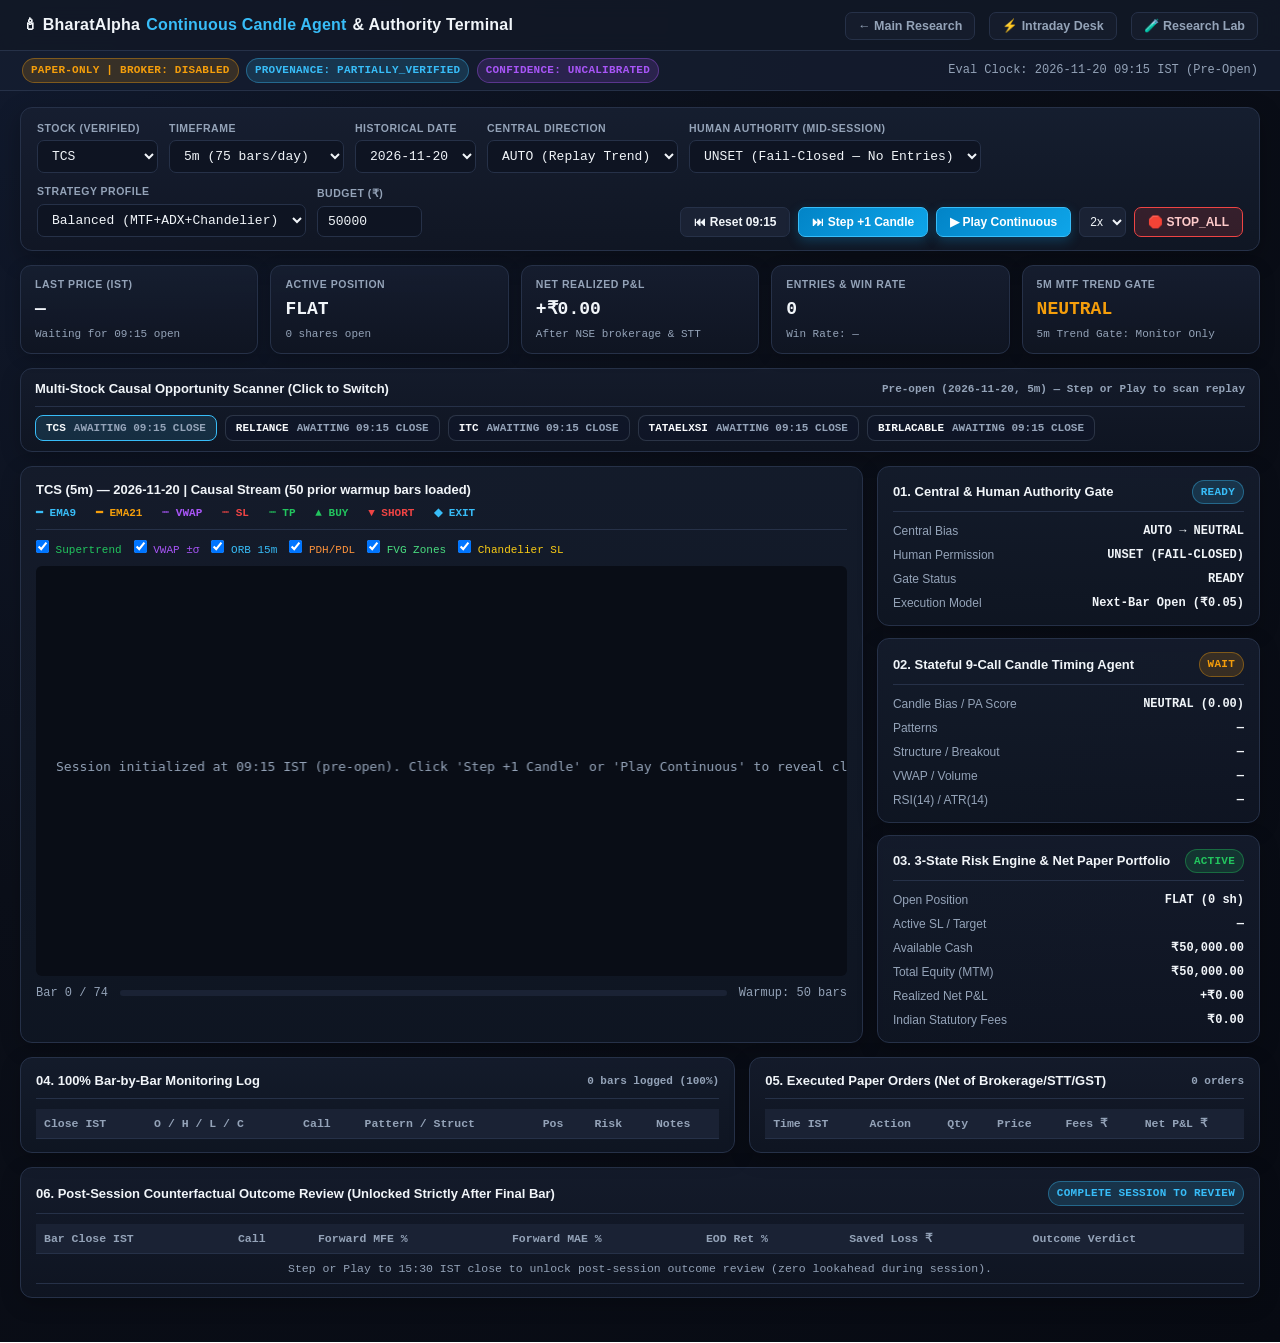
<file: docs/candle-agent/index.html>
<!DOCTYPE html>
<html lang="en">
<head>
  <meta charset="UTF-8" />
  <meta name="viewport" content="width=device-width, initial-scale=1.0" />
  <title>BharatAlpha AI — Continuous Intraday Candle Agent &amp; Authority Terminal</title>
  <style>
    :root {
      --bg-canvas: #0b0f19;
      --bg-surface: #121826;
      --bg-elevated: #1a2234;
      --border: #263148;
      --text-primary: #f1f5f9;
      --text-secondary: #94a3b8;
      --accent: #38bdf8;
      --bull: #22c55e;
      --bear: #ef4444;
      --warn: #f59e0b;
      --purple: #a855f7;
      --font-sans: -apple-system, BlinkMacSystemFont, "Segoe UI", Roboto, sans-serif;
      --font-mono: "JetBrains Mono", "Fira Code", ui-monospace, monospace;
    }
    * { box-sizing: border-box; margin: 0; padding: 0; }
    body {
      background: radial-gradient(circle at top left, #111a2e 0%, var(--bg-canvas) 48%, #070a12 100%);
      color: var(--text-primary);
      font-family: var(--font-sans);
      font-size: 14px;
      line-height: 1.5;
      min-height: 100vh;
      font-variant-numeric: tabular-nums;
    }
    .topbar {
      display: flex;
      justify-content: space-between;
      align-items: center;
      padding: 13px 22px;
      background: rgba(18, 24, 38, 0.92);
      backdrop-filter: blur(10px);
      border-bottom: 1px solid var(--border);
      position: sticky;
      top: 0;
      z-index: 20;
      flex-wrap: wrap;
      gap: 10px;
    }
    .brand { font-weight: 800; font-size: 16px; letter-spacing: 0.2px; display: flex; align-items: center; gap: 6px; }
    .brand span { color: var(--accent); }
    .nav-links a {
      color: var(--text-secondary);
      text-decoration: none;
      margin-left: 10px;
      font-size: 12.5px;
      font-weight: 600;
      padding: 6px 12px;
      border-radius: 7px;
      border: 1px solid var(--border);
      background: rgba(26, 34, 52, 0.5);
      transition: all 0.15s ease;
    }
    .nav-links a:hover { color: var(--text-primary); border-color: var(--accent); background: rgba(56, 189, 248, 0.12); }
    .provenance-bar {
      background: rgba(20, 29, 48, 0.85);
      border-bottom: 1px solid var(--border);
      padding: 7px 22px;
      font-family: var(--font-mono);
      font-size: 12px;
      color: var(--text-secondary);
      display: flex;
      justify-content: space-between;
      align-items: center;
      flex-wrap: wrap;
      gap: 10px;
    }
    .badge {
      display: inline-block;
      padding: 3px 8px;
      border-radius: 999px;
      font-family: var(--font-mono);
      font-size: 11px;
      font-weight: 700;
      letter-spacing: 0.25px;
    }
    .badge-bull { background: rgba(34,197,94,0.16); color: var(--bull); border: 1px solid rgba(34,197,94,0.38); }
    .badge-bear { background: rgba(239,68,68,0.16); color: var(--bear); border: 1px solid rgba(239,68,68,0.38); }
    .badge-warn { background: rgba(245,158,11,0.16); color: var(--warn); border: 1px solid rgba(245,158,11,0.38); }
    .badge-info { background: rgba(56,189,248,0.16); color: var(--accent); border: 1px solid rgba(56,189,248,0.38); }
    .badge-purple { background: rgba(168,85,247,0.16); color: var(--purple); border: 1px solid rgba(168,85,247,0.38); }

    .container { max-width: 1460px; margin: 0 auto; padding: 16px 20px 44px; }

    .control-bar {
      background: linear-gradient(180deg, rgba(22, 30, 48, 0.96), rgba(16, 22, 36, 0.96));
      border: 1px solid var(--border);
      border-radius: 12px;
      padding: 13px 16px;
      margin-bottom: 14px;
      box-shadow: 0 8px 24px rgba(0, 0, 0, 0.28);
      display: flex;
      flex-wrap: wrap;
      gap: 11px;
      align-items: flex-end;
    }
    .ctrl-group { display: flex; flex-direction: column; gap: 4px; }
    .ctrl-group label { font-size: 10.5px; font-weight: 700; color: var(--text-secondary); text-transform: uppercase; letter-spacing: 0.5px; }
    .ctrl-group select, .ctrl-group input {
      background: #0e1422;
      color: var(--text-primary);
      border: 1px solid var(--border);
      border-radius: 7px;
      padding: 7px 10px;
      font-size: 13px;
      font-family: var(--font-mono);
      transition: border-color 0.15s ease;
    }
    .ctrl-group select:focus, .ctrl-group input:focus { outline: none; border-color: var(--accent); }
    .transport {
      display: flex;
      gap: 8px;
      align-items: center;
      margin-left: auto;
      flex-wrap: wrap;
    }
    button {
      cursor: pointer;
      border-radius: 7px;
      border: 1px solid var(--border);
      padding: 7px 13px;
      font-weight: 700;
      font-size: 12px;
      background: var(--bg-elevated);
      color: var(--text-primary);
      transition: all 0.15s ease;
    }
    button:hover { border-color: var(--accent); transform: translateY(-1px); }
    .btn-primary { background: linear-gradient(135deg, #0284c7, #0ea5e9); border-color: #38bdf8; color: #fff; box-shadow: 0 4px 12px rgba(14, 165, 233, 0.25); }
    .btn-primary:hover { background: linear-gradient(135deg, #0369a1, #0284c7); }
    .btn-danger { background: rgba(239,68,68,0.16); border-color: var(--bear); color: #fecaca; }
    .btn-danger:hover { background: var(--bear); color: #fff; }

    .kpi-strip {
      display: grid;
      grid-template-columns: repeat(5, 1fr);
      gap: 12px;
      margin-bottom: 14px;
    }
    @media (max-width: 1080px) { .kpi-strip { grid-template-columns: repeat(2, 1fr); } }
    @media (max-width: 600px) { .kpi-strip { grid-template-columns: 1fr; } }
    .kpi-tile {
      background: linear-gradient(180deg, rgba(22, 30, 48, 0.92), rgba(15, 21, 34, 0.94));
      border: 1px solid var(--border);
      border-radius: 11px;
      padding: 11px 14px;
      box-shadow: 0 4px 16px rgba(0, 0, 0, 0.2);
      display: flex;
      flex-direction: column;
      gap: 3px;
    }
    .kpi-label { font-size: 10.5px; font-weight: 700; text-transform: uppercase; letter-spacing: 0.55px; color: var(--text-secondary); }
    .kpi-value { font-family: var(--font-mono); font-size: 18px; font-weight: 800; color: var(--text-primary); }
    .kpi-sub { font-family: var(--font-mono); font-size: 11px; color: var(--text-secondary); }

    .error-banner {
      display: none;
      background: rgba(239,68,68,0.15);
      border: 1px solid var(--bear);
      color: #fecaca;
      padding: 10px 14px;
      border-radius: 8px;
      margin-bottom: 12px;
      font-family: var(--font-mono);
      font-size: 13px;
    }

    .main-grid {
      display: grid;
      grid-template-columns: 2.2fr 1fr;
      gap: 14px;
      margin-bottom: 14px;
    }
    @media (max-width: 1080px) { .main-grid { grid-template-columns: 1fr; } }

    .card {
      background: linear-gradient(180deg, rgba(20, 27, 43, 0.96), rgba(15, 21, 34, 0.96));
      border: 1px solid var(--border);
      border-radius: 12px;
      padding: 13px 15px;
      box-shadow: 0 6px 20px rgba(0, 0, 0, 0.22);
    }
    .card-header {
      display: flex;
      justify-content: space-between;
      align-items: center;
      margin-bottom: 10px;
      font-size: 13px;
      font-weight: 700;
      color: var(--text-primary);
      border-bottom: 1px solid var(--border);
      padding-bottom: 7px;
      flex-wrap: wrap;
      gap: 6px;
    }
    #candle-canvas {
      width: 100%;
      height: 410px;
      display: block;
      background: #090d16;
      border-radius: 6px;
    }
    .progress-wrap {
      margin-top: 8px;
      display: flex;
      justify-content: space-between;
      align-items: center;
      font-family: var(--font-mono);
      font-size: 12px;
      color: var(--text-secondary);
    }
    .progress-bar-bg {
      flex: 1;
      height: 6px;
      background: var(--bg-elevated);
      border-radius: 3px;
      margin: 0 12px;
      overflow: hidden;
    }
    .progress-bar-fill { height: 100%; background: var(--accent); width: 0%; transition: width 0.2s; }

    .hud-stack { display: flex; flex-direction: column; gap: 12px; }
    .kv-grid {
      display: grid;
      grid-template-columns: 1fr 1fr;
      gap: 6px 10px;
      font-size: 12px;
    }
    .kv-label { color: var(--text-secondary); }
    .kv-val { font-family: var(--font-mono); font-weight: 600; text-align: right; }

    .bottom-grid {
      display: grid;
      grid-template-columns: 1.4fr 1fr;
      gap: 14px;
      margin-bottom: 14px;
    }
    @media (max-width: 1080px) { .bottom-grid { grid-template-columns: 1fr; } }

    .table-wrap { max-height: 290px; overflow-y: auto; }
    table { width: 100%; border-collapse: collapse; font-family: var(--font-mono); font-size: 11.5px; }
    th, td { padding: 6px 8px; border-bottom: 1px solid var(--border); text-align: left; }
    th { position: sticky; top: 0; background: var(--bg-elevated); color: var(--text-secondary); font-weight: 600; }
    .text-bull { color: var(--bull); }
    .text-bear { color: var(--bear); }
    .text-warn { color: var(--warn); }
    .text-info { color: var(--accent); }
  </style>
</head>
<body>
  <div class="topbar">
    <div class="brand">🕯 BharatAlpha <span>Continuous Candle Agent</span> &amp; Authority Terminal</div>
    <div class="nav-links">
      <a href="../">← Main Research</a>
      <a href="../trader/">⚡ Intraday Desk</a>
      <a href="../lab/">🧪 Research Lab</a>
    </div>
  </div>

  <div class="provenance-bar">
    <div>
      <span class="badge badge-warn">PAPER-ONLY | BROKER: DISABLED</span>
      <span class="badge badge-info" id="prov-badge">PROVENANCE: PARTIALLY_VERIFIED</span>
      <span class="badge badge-purple">CONFIDENCE: UNCALIBRATED</span>
    </div>
    <div id="clock-banner">Eval Clock: Waiting for Session Start (09:15 IST)</div>
  </div>

  <div class="container">
    <div id="error-banner" class="error-banner"></div>

    <!-- SESSION CONFIGURATION & AUTHORITY CONTROL BAR -->
    <div class="control-bar">
      <div class="ctrl-group">
        <label>Stock (Verified)</label>
        <select id="select-symbol"></select>
      </div>
      <div class="ctrl-group">
        <label>Timeframe</label>
        <select id="select-timeframe">
          <option value="1m">1m (375 bars/day)</option>
          <option value="5m" selected>5m (75 bars/day)</option>
          <option value="15m">15m (25 bars/day)</option>
          <option value="1h">1h (7 bars/day)</option>
        </select>
      </div>
      <div class="ctrl-group">
        <label>Historical Date</label>
        <select id="select-date"></select>
      </div>
      <div class="ctrl-group">
        <label>Central Direction</label>
        <select id="select-direction">
          <option value="AUTO" selected>AUTO (Replay Trend)</option>
          <option value="BULLISH">BULLISH</option>
          <option value="BEARISH">BEARISH</option>
          <option value="NEUTRAL">NEUTRAL</option>
        </select>
      </div>
      <div class="ctrl-group">
        <label>Human Authority (Mid-Session)</label>
        <select id="select-human-perm">
          <option value="" selected>UNSET (Fail-Closed — No Entries)</option>
          <option value="ALLOW_BOTH">ALLOW_BOTH</option>
          <option value="ALLOW_LONG">ALLOW_LONG</option>
          <option value="ALLOW_SHORT">ALLOW_SHORT</option>
          <option value="NO_NEW_ENTRIES">NO_NEW_ENTRIES</option>
          <option value="EXIT_ONLY">EXIT_ONLY</option>
          <option value="PAUSE">PAUSE</option>
          <option value="STOP_ALL">STOP_ALL</option>
        </select>
      </div>
      <div class="ctrl-group">
        <label>Strategy Profile</label>
        <select id="select-profile">
          <option value="BALANCED_ALL" selected>Balanced (MTF+ADX+Chandelier)</option>
          <option value="ORB_BREAKOUT">ORB 15m Breakout</option>
          <option value="SUPERTREND_ADX">Supertrend + ADX(20+)</option>
          <option value="LIQUIDITY_REVERSAL">Liquidity Sweep / FVG</option>
        </select>
      </div>
      <div class="ctrl-group">
        <label>Budget (₹)</label>
        <input id="input-capital" type="number" value="50000" min="10000" step="10000" style="width:105px" />
      </div>
      <div class="transport">
        <button id="btn-reset">⏮ Reset 09:15</button>
        <button id="btn-step" class="btn-primary">⏭ Step +1 Candle</button>
        <button id="btn-play" class="btn-primary">▶ Play Continuous</button>
        <select id="select-speed" style="background:var(--bg-elevated);color:var(--text-primary);border:1px solid var(--border);border-radius:6px;padding:6px;font-size:12px;">
          <option value="900">1x</option>
          <option value="400" selected>2x</option>
          <option value="150">4x</option>
          <option value="50">8x</option>
        </select>
        <button id="btn-stop-all" class="btn-danger">🛑 STOP_ALL</button>
      </div>
    </div>

    <!-- LIVE KPI TELEMETRY STRIP -->
    <div class="kpi-strip">
      <div class="kpi-tile">
        <div class="kpi-label">Last Price (IST)</div>
        <div class="kpi-value" id="kpi-price">—</div>
        <div class="kpi-sub" id="kpi-change">Waiting for 09:15 open</div>
      </div>
      <div class="kpi-tile">
        <div class="kpi-label">Active Position</div>
        <div class="kpi-value" id="kpi-position">FLAT</div>
        <div class="kpi-sub" id="kpi-pos-sub">0 shares open</div>
      </div>
      <div class="kpi-tile">
        <div class="kpi-label">Net Realized P&amp;L</div>
        <div class="kpi-value" id="kpi-pnl">₹0.00</div>
        <div class="kpi-sub" id="kpi-pnl-sub">After NSE brokerage &amp; STT</div>
      </div>
      <div class="kpi-tile">
        <div class="kpi-label">Entries &amp; Win Rate</div>
        <div class="kpi-value" id="kpi-trades">0</div>
        <div class="kpi-sub" id="kpi-winrate">Win Rate: —</div>
      </div>
      <div class="kpi-tile">
        <div class="kpi-label">5m MTF Trend Gate</div>
        <div class="kpi-value" id="kpi-mtf">NEUTRAL</div>
        <div class="kpi-sub" id="kpi-mtf-sub">Causal 5m EMA alignment</div>
      </div>
    </div>

    <!-- CYCLE-024: MULTI-STOCK LIVE OPPORTUNITY SCANNER STRIP -->
    <div class="card" style="margin-bottom:14px;padding:10px 14px;">
      <div class="card-header" style="margin-bottom:8px;">
        <span>Multi-Stock Causal Opportunity Scanner (Click to Switch)</span>
        <span id="scanner-asof" style="font-family:var(--font-mono);font-size:11px;color:var(--text-secondary);">Scanning catalog…</span>
      </div>
      <div id="watchlist-scanner" style="display:flex;flex-wrap:wrap;gap:8px;"></div>
    </div>

    <!-- MAIN CHART + 3-PANEL AGENT HUD -->
    <div class="main-grid">
      <div class="card">
        <div class="card-header">
          <span id="chart-title">Causal OHLCV Candlestick Stream (Zero Future Bars Revealed)</span>
          <span style="font-family:var(--font-mono);font-size:11px;color:var(--text-secondary);">
            <span style="color:#38bdf8;">━ EMA9</span> &nbsp;
            <span style="color:#f59e0b;">━ EMA21</span> &nbsp;
            <span style="color:#a855f7;">┈ VWAP</span> &nbsp;
            <span style="color:#ef4444;">┈ SL</span> &nbsp;
            <span style="color:#22c55e;">┈ TP</span> &nbsp;
            <span style="color:#22c55e;">▲ BUY</span> &nbsp;
            <span style="color:#ef4444;">▼ SHORT</span> &nbsp;
            <span style="color:#38bdf8;">◆ EXIT</span>
          </span>
        </div>
        <div id="overlay-toggles" style="display:flex;flex-wrap:wrap;gap:12px;margin-bottom:8px;font-family:var(--font-mono);font-size:11px;color:var(--text-secondary);">
          <label style="cursor:pointer;"><input type="checkbox" id="ov-supertrend" checked /> <span style="color:#22c55e;">Supertrend</span></label>
          <label style="cursor:pointer;"><input type="checkbox" id="ov-vwap-bands" checked /> <span style="color:#a855f7;">VWAP ±σ</span></label>
          <label style="cursor:pointer;"><input type="checkbox" id="ov-orb" checked /> <span style="color:#38bdf8;">ORB 15m</span></label>
          <label style="cursor:pointer;"><input type="checkbox" id="ov-pdhl" checked /> <span style="color:#fb923c;">PDH/PDL</span></label>
          <label style="cursor:pointer;"><input type="checkbox" id="ov-fvg" checked /> <span style="color:#4ade80;">FVG Zones</span></label>
          <label style="cursor:pointer;"><input type="checkbox" id="ov-chandelier" checked /> <span style="color:#facc15;">Chandelier SL</span></label>
        </div>
        <canvas id="candle-canvas"></canvas>
        <div class="progress-wrap">
          <span id="progress-label">Bar 0 / 0</span>
          <div class="progress-bar-bg"><div id="progress-fill" class="progress-bar-fill"></div></div>
          <span id="warmup-label">Warmup: 0 bars</span>
        </div>
      </div>

      <div class="hud-stack">
        <!-- 01. Central & Human Authority Gate -->
        <div class="card">
          <div class="card-header">
            <span>01. Central &amp; Human Authority Gate</span>
            <span id="gate-badge" class="badge badge-info">READY</span>
          </div>
          <div class="kv-grid">
            <div class="kv-label">Central Bias</div><div class="kv-val" id="hud-central">BULLISH (UNCALIB)</div>
            <div class="kv-label">Human Permission</div><div class="kv-val" id="hud-human">UNSET (FAIL-CLOSED)</div>
            <div class="kv-label">Gate Status</div><div class="kv-val" id="hud-gate-status">N/A</div>
            <div class="kv-label">Execution Model</div><div class="kv-val">Next-Bar Open (₹0.05)</div>
          </div>
        </div>

        <!-- 02. Stateful 9-Call Candle Timing Agent -->
        <div class="card">
          <div class="card-header">
            <span>02. Stateful 9-Call Candle Timing Agent</span>
            <span id="call-badge" class="badge badge-warn">WAIT</span>
          </div>
          <div class="kv-grid">
            <div class="kv-label">Candle Bias / PA Score</div><div class="kv-val" id="hud-bias">NEUTRAL (0.00)</div>
            <div class="kv-label">Patterns</div><div class="kv-val" id="hud-patterns">—</div>
            <div class="kv-label">Structure / Breakout</div><div class="kv-val" id="hud-structure">—</div>
            <div class="kv-label">VWAP / Volume</div><div class="kv-val" id="hud-vwap-vol">—</div>
            <div class="kv-label">RSI(14) / ATR(14)</div><div class="kv-val" id="hud-rsi-atr">—</div>
          </div>
        </div>

        <!-- 03. 3-State Deterministic Risk Engine & Net Portfolio -->
        <div class="card">
          <div class="card-header">
            <span>03. 3-State Risk Engine &amp; Net Paper Portfolio</span>
            <span id="risk-badge" class="badge badge-bull">ACTIVE</span>
          </div>
          <div class="kv-grid">
            <div class="kv-label">Open Position</div><div class="kv-val" id="hud-pos">FLAT (0 sh)</div>
            <div class="kv-label">Active SL / Target</div><div class="kv-val" id="hud-sl-tp">—</div>
            <div class="kv-label">Available Cash</div><div class="kv-val" id="hud-cash">₹50,000.00</div>
            <div class="kv-label">Total Equity (MTM)</div><div class="kv-val" id="hud-equity">₹50,000.00</div>
            <div class="kv-label">Realized Net P&amp;L</div><div class="kv-val" id="hud-realized">₹0.00</div>
            <div class="kv-label">Indian Statutory Fees</div><div class="kv-val" id="hud-fees">₹0.00</div>
          </div>
        </div>
      </div>
    </div>

    <!-- BOTTOM TABLES: BAR-BY-BAR LOG & PAPER ORDER LEDGER -->
    <div class="bottom-grid">
      <div class="card">
        <div class="card-header">
          <span>04. 100% Bar-by-Bar Monitoring Log</span>
          <span id="log-count" style="font-family:var(--font-mono);font-size:11px;color:var(--text-secondary);">0 bars logged</span>
        </div>
        <div class="table-wrap">
          <table>
            <thead>
              <tr>
                <th>Close IST</th>
                <th>O / H / L / C</th>
                <th>Call</th>
                <th>Pattern / Struct</th>
                <th>Pos</th>
                <th>Risk</th>
                <th>Notes</th>
              </tr>
            </thead>
            <tbody id="decision-log-body"></tbody>
          </table>
        </div>
      </div>

      <div class="card">
        <div class="card-header">
          <span>05. Executed Paper Orders (Net of Brokerage/STT/GST)</span>
          <span id="trade-count" style="font-family:var(--font-mono);font-size:11px;color:var(--text-secondary);">0 orders</span>
        </div>
        <div class="table-wrap">
          <table>
            <thead>
              <tr>
                <th>Time IST</th>
                <th>Action</th>
                <th>Qty</th>
                <th>Price</th>
                <th>Fees ₹</th>
                <th>Net P&amp;L ₹</th>
              </tr>
            </thead>
            <tbody id="order-ledger-body"></tbody>
          </table>
        </div>
      </div>
    </div>

    <!-- 06. POST-SESSION COUNTERFACTUAL OUTCOME REVIEW -->
    <div class="card">
      <div class="card-header">
        <span>06. Post-Session Counterfactual Outcome Review (Unlocked Strictly After Final Bar)</span>
        <span id="outcome-summary" class="badge badge-info">COMPLETE SESSION TO REVIEW</span>
      </div>
      <div class="table-wrap">
        <table>
          <thead>
            <tr>
              <th>Bar Close IST</th>
              <th>Call</th>
              <th>Forward MFE %</th>
              <th>Forward MAE %</th>
              <th>EOD Ret %</th>
              <th>Saved Loss ₹</th>
              <th>Outcome Verdict</th>
            </tr>
          </thead>
          <tbody id="outcome-review-body">
            <tr><td colspan="7" style="color:var(--text-secondary);text-align:center;">Step or Play to 15:30 IST close to unlock post-session outcome review (zero lookahead during session).</td></tr>
          </tbody>
        </table>
      </div>
    </div>
  </div>

  <script src="engine.js"></script>
  <script>
    (function () {
      "use strict";
      const E = window.BharatAlphaEngine;
      let catalog = null;
      let sim = null;
      let playTimer = null;

      const elSymbol = document.getElementById("select-symbol");
      const elTf = document.getElementById("select-timeframe");
      const elDate = document.getElementById("select-date");
      const elDir = document.getElementById("select-direction");
      const elPerm = document.getElementById("select-human-perm");
      const elProfile = document.getElementById("select-profile");
      const elCap = document.getElementById("input-capital");
      const elSpeed = document.getElementById("select-speed");
      const elErr = document.getElementById("error-banner");
      const canvas = document.getElementById("candle-canvas");

      function showError(msg) {
        elErr.textContent = "FAIL-CLOSED DATA ERROR: " + msg;
        elErr.style.display = "block";
      }
      function clearError() {
        elErr.style.display = "none";
      }

      function stopPlay() {
        if (playTimer) {
          clearInterval(playTimer);
          playTimer = null;
        }
        document.getElementById("btn-play").textContent = "▶ Play Continuous";
      }

      function populateDatesForTimeframe(tf, preferredDate) {
        const dates = (catalog.dates_by_timeframe && catalog.dates_by_timeframe[tf]) || [];
        elDate.innerHTML = "";
        dates.forEach((d) => {
          const opt = document.createElement("option");
          opt.value = d;
          opt.textContent = d;
          elDate.appendChild(opt);
        });
        if (preferredDate && dates.includes(preferredDate)) {
          elDate.value = preferredDate;
        } else if (tf === "1h" && dates.includes("2026-10-29")) {
          elDate.value = "2026-10-29";
        } else if (dates.length > 0) {
          elDate.value = dates[0];
        }
      }

      function initSession() {
        stopPlay();
        clearError();
        if (!catalog) return;
        const sym = elSymbol.value;
        const tf = elTf.value;
        const targetDate = elDate.value;
        const allSymBars = (catalog.bars[tf] && catalog.bars[tf][sym]) || [];

        const sessionBars = allSymBars.filter((b) => b.t.startsWith(targetDate));
        if (sessionBars.length === 0) {
          showError(`No genuine historical ${tf} bars found for ${sym} on ${targetDate}. Refusing to substitute synthetic or other-symbol data.`);
          sim = null;
          renderAll();
          return;
        }
        const firstSessionTime = sessionBars[0].t;
        const warmupBars = allSymBars.filter((b) => b.t < firstSessionTime).slice(-50);

        sim = new E.IntradaySessionSimulator({
          symbol: sym,
          sessionDate: targetDate,
          timeframe: tf,
          warmupBars,
          sessionBars,
          centralDirection: elDir.value,
          humanPermission: elPerm.value || null,
          strategyProfile: elProfile ? elProfile.value : "BALANCED_ALL",
          initialCapital: Number(elCap.value) || 50000,
        });

        document.getElementById("chart-title").textContent =
          `${sym} (${tf}) — ${targetDate} | Causal Stream (${warmupBars.length} prior warmup bars loaded)`;
        document.getElementById("warmup-label").textContent = `Warmup: ${warmupBars.length} bars`;
        renderAll();
      }

      function badgeClassForCall(call) {
        if (call === "OPEN_LONG" || call === "HOLD") return "badge badge-bull";
        if (call === "OPEN_SHORT" || call === "EXIT_LONG" || call === "COVER_SHORT" || call === "REJECT") return "badge badge-bear";
        if (call === "CANCEL_SETUP") return "badge badge-purple";
        return "badge badge-warn";
      }

      function renderChart() {
        const dpr = window.devicePixelRatio || 1;
        const rect = canvas.getBoundingClientRect();
        canvas.width = Math.max(300, Math.floor(rect.width * dpr));
        canvas.height = Math.max(200, Math.floor(rect.height * dpr));
        const ctx = canvas.getContext("2d");
        ctx.scale(dpr, dpr);
        const W = rect.width;
        const H = rect.height;
        ctx.clearRect(0, 0, W, H);

        if (!sim || sim.barIdx === 0) {
          ctx.fillStyle = "#94a3b8";
          ctx.font = "13px monospace";
          ctx.fillText("Session initialized at 09:15 IST (pre-open). Click 'Step +1 Candle' or 'Play Continuous' to reveal closed bars.", 20, H / 2);
          return;
        }

        const visible = sim.sessionBars.slice(0, sim.barIdx);
        const padL = 62, padR = 16, padT = 18, padB = 64;
        const chartW = W - padL - padR;
        const chartH = H - padT - padB;
        const volH = 38;
        const priceH = chartH - volH - 10;

        let minP = Infinity, maxP = -Infinity, maxV = 1;
        visible.forEach((b) => {
          if (b.l < minP) minP = b.l;
          if (b.h > maxP) maxP = b.h;
          if (b.v > maxV) maxV = b.v;
        });
        if (sim.position) {
          if (sim.position.stopLoss) { minP = Math.min(minP, sim.position.stopLoss); maxP = Math.max(maxP, sim.position.stopLoss); }
          if (sim.position.target) { minP = Math.min(minP, sim.position.target); maxP = Math.max(maxP, sim.position.target); }
        }
        const span = Math.max(0.5, maxP - minP);
        minP -= span * 0.08;
        maxP += span * 0.08;
        const yOf = (p) => padT + ((maxP - p) / (maxP - minP)) * priceH;

        // Grid lines
        ctx.strokeStyle = "#1e293b";
        ctx.lineWidth = 1;
        ctx.font = "10.5px monospace";
        ctx.fillStyle = "#64748b";
        for (let g = 0; g <= 4; g++) {
          const p = minP + ((maxP - minP) * g) / 4;
          const y = yOf(p);
          ctx.beginPath();
          ctx.moveTo(padL, y);
          ctx.lineTo(W - padR, y);
          ctx.stroke();
          ctx.fillText("₹" + p.toFixed(1), 4, y + 3);
        }

        const slotW = chartW / Math.max(visible.length, 7);
        const bodyW = Math.max(3, Math.min(18, slotW * 0.62));
        const xOf = (i) => padL + i * slotW + slotW / 2;

        // Candles & Volume
        visible.forEach((b, i) => {
          const x = xOf(i);
          const isUp = b.c >= b.o;
          const color = isUp ? "#22c55e" : "#ef4444";
          ctx.strokeStyle = color;
          ctx.fillStyle = color;
          ctx.beginPath();
          ctx.moveTo(x, yOf(b.h));
          ctx.lineTo(x, yOf(b.l));
          ctx.stroke();
          const topY = yOf(Math.max(b.o, b.c));
          const botY = yOf(Math.min(b.o, b.c));
          ctx.fillRect(x - bodyW / 2, topY, bodyW, Math.max(1.5, botY - topY));

          // Volume bar
          const vh = (b.v / maxV) * volH;
          ctx.fillStyle = isUp ? "rgba(34,197,94,0.35)" : "rgba(239,68,68,0.35)";
          ctx.fillRect(x - bodyW / 2, padT + priceH + 10 + (volH - vh), bodyW, vh);

          // X-axis label
          const stepLabel = Math.max(1, Math.ceil(visible.length / 10));
          if (i % stepLabel === 0 || i === visible.length - 1) {
            ctx.fillStyle = "#94a3b8";
            ctx.fillText(b.t.slice(11, 16), x - 14, H - 10);
          }
        });

        // Causal EMA9, EMA21, VWAP overlays (sliced strictly to visible session bars)
        if (sim.lastAnalysis) {
          const wLen = sim.warmupBars.length;
          const drawLine = (series, color, dashed) => {
            ctx.save();
            ctx.strokeStyle = color;
            ctx.lineWidth = 1.4;
            if (dashed) ctx.setLineDash([4, 3]);
            ctx.beginPath();
            let started = false;
            for (let i = 0; i < visible.length; i++) {
              const v = series[wLen + i];
              if (v === null || v === undefined) continue;
              const x = xOf(i), y = yOf(v);
              if (!started) { ctx.moveTo(x, y); started = true; } else { ctx.lineTo(x, y); }
            }
            ctx.stroke();
            ctx.restore();
          };
          drawLine(sim.lastAnalysis.ema9Series, "#38bdf8", false);
          drawLine(sim.lastAnalysis.ema21Series, "#f59e0b", false);
          drawLine(sim.lastAnalysis.vwapSeries, "#a855f7", true);

          // CYCLE-015/016/017/019 Institutional Overlays (toggleable)
          const showSt = !document.getElementById("ov-supertrend") || document.getElementById("ov-supertrend").checked;
          const showVb = !document.getElementById("ov-vwap-bands") || document.getElementById("ov-vwap-bands").checked;
          const showOrb = !document.getElementById("ov-orb") || document.getElementById("ov-orb").checked;
          const showPdhl = !document.getElementById("ov-pdhl") || document.getElementById("ov-pdhl").checked;
          const showFvg = !document.getElementById("ov-fvg") || document.getElementById("ov-fvg").checked;
          if (sim.lastOverlays) {
            const ov = sim.lastOverlays;
            if (showVb) {
              drawLine(ov.vwapUpper1Series, "rgba(168,85,247,0.35)", true);
              drawLine(ov.vwapLower1Series, "rgba(168,85,247,0.35)", true);
              drawLine(ov.vwapUpper2Series, "rgba(168,85,247,0.20)", true);
              drawLine(ov.vwapLower2Series, "rgba(168,85,247,0.20)", true);
            }

            // Color-flipping Supertrend(10, 3.0)
            if (showSt && ov.supertrendSeries && ov.supertrendSeries.length > 0) {
              for (let i = 1; i < visible.length; i++) {
                const v0 = ov.supertrendSeries[wLen + i - 1];
                const v1 = ov.supertrendSeries[wLen + i];
                const d1 = ov.supertrendDirSeries[wLen + i];
                if (v0 === null || v0 === undefined || v1 === null || v1 === undefined) continue;
                ctx.save();
                ctx.strokeStyle = d1 === 1 ? "rgba(34,197,94,0.85)" : "rgba(239,68,68,0.85)";
                ctx.lineWidth = 1.6;
                ctx.beginPath();
                ctx.moveTo(xOf(i - 1), yOf(v0));
                ctx.lineTo(xOf(i), yOf(v1));
                ctx.stroke();
                ctx.restore();
              }
            }

            // ORB 15m (09:15-09:30 IST) shaded zone + boundaries
            if (showOrb && ov.orbHigh !== null && ov.orbLow !== null) {
              const yOrbH = yOf(ov.orbHigh);
              const yOrbL = yOf(ov.orbLow);
              ctx.save();
              ctx.fillStyle = "rgba(56,189,248,0.06)";
              ctx.fillRect(padL, yOrbH, chartW, Math.max(1, yOrbL - yOrbH));
              ctx.strokeStyle = "rgba(56,189,248,0.45)";
              ctx.setLineDash([3, 3]);
              ctx.beginPath();
              ctx.moveTo(padL, yOrbH); ctx.lineTo(W - padR, yOrbH);
              ctx.moveTo(padL, yOrbL); ctx.lineTo(W - padR, yOrbL);
              ctx.stroke();
              ctx.fillStyle = "#38bdf8";
              ctx.font = "9.5px monospace";
              ctx.fillText(`ORB H ₹${ov.orbHigh.toFixed(1)}`, padL + 4, yOrbH - 3);
              ctx.fillText(`ORB L ₹${ov.orbLow.toFixed(1)}`, padL + 4, yOrbL + 10);
              ctx.restore();
            }

            // PDH / PDL Institutional Reference Lines (only if within visible price window)
            const drawRefLevel = (px, color, label) => {
              if (!showPdhl || px === null || px < minP || px > maxP) return;
              const y = yOf(px);
              ctx.save();
              ctx.strokeStyle = color;
              ctx.setLineDash([6, 4]);
              ctx.lineWidth = 1.1;
              ctx.beginPath();
              ctx.moveTo(padL, y); ctx.lineTo(W - padR, y);
              ctx.stroke();
              ctx.fillStyle = color;
              ctx.font = "9.5px monospace";
              ctx.fillText(`${label} ₹${px.toFixed(1)}`, W - padR - 95, y - 3);
              ctx.restore();
            };
            drawRefLevel(ov.pdh, "rgba(251,146,60,0.75)", "PDH");
            drawRefLevel(ov.pdl, "rgba(251,146,60,0.75)", "PDL");

            // Recent Fair Value Gap (FVG) Imbalance Pocket
            if (showFvg && ov.recentFvg && ov.recentFvg.barIndex >= wLen) {
              const fIdx = ov.recentFvg.barIndex - wLen;
              const yTop = yOf(ov.recentFvg.high);
              const yBot = yOf(ov.recentFvg.low);
              ctx.save();
              ctx.fillStyle = ov.recentFvg.direction === "BULLISH" ? "rgba(34,197,94,0.14)" : "rgba(239,68,68,0.14)";
              ctx.fillRect(xOf(Math.max(0, fIdx - 2)), yTop, W - padR - xOf(Math.max(0, fIdx - 2)), Math.max(2, yBot - yTop));
              ctx.restore();
            }
          }
        }

        // Active Stop-Loss & Target brackets
        if (sim.position) {
          const drawBracket = (px, color, label) => {
            if (!px) return;
            const y = yOf(px);
            ctx.save();
            ctx.strokeStyle = color;
            ctx.setLineDash([5, 4]);
            ctx.beginPath();
            ctx.moveTo(padL, y);
            ctx.lineTo(W - padR, y);
            ctx.stroke();
            ctx.fillStyle = color;
            ctx.fillText(`${label} ₹${px.toFixed(2)}`, W - padR - 115, y - 4);
            ctx.restore();
          };
          drawBracket(sim.position.stopLoss, "#ef4444", "SL");
          drawBracket(sim.position.target, "#22c55e", "TP");
        }

        // Chandelier ATR Trailing Stop stair-step line (gold/amber)
        const showCh = !document.getElementById("ov-chandelier") || document.getElementById("ov-chandelier").checked;
        if (showCh && sim.chandelierStopHistory && sim.chandelierStopHistory.length > 0) {
          ctx.save();
          ctx.strokeStyle = "#facc15";
          ctx.lineWidth = 1.8;
          ctx.beginPath();
          let activeSeg = false;
          for (let i = 0; i < visible.length; i++) {
            const slPx = sim.chandelierStopHistory[i];
            if (slPx === null || slPx === undefined) {
              activeSeg = false;
              continue;
            }
            const x = xOf(i), y = yOf(slPx);
            if (!activeSeg) { ctx.moveTo(x, y); activeSeg = true; } else { ctx.lineTo(x, y); }
          }
          ctx.stroke();
          ctx.restore();
        }

        // Bold BUY / SHORT / EXIT markers directly on the chart canvas
        if (sim.orders && sim.orders.length > 0) {
          const barIndexByTime = new Map();
          visible.forEach((b, i) => {
            barIndexByTime.set(b.t, i);
            if (b.tc) barIndexByTime.set(b.tc, i);
          });
          sim.orders.forEach((ord) => {
            const idx = barIndexByTime.get(ord.time);
            if (idx === undefined) return;
            const bar = visible[idx];
            const x = xOf(idx);
            ctx.save();
            ctx.font = "bold 10px monospace";
            ctx.textAlign = "center";
            if (ord.action === "OPEN_LONG") {
              const y = Math.min(padT + priceH - 4, yOf(bar.l) + 14);
              ctx.fillStyle = "#22c55e";
              ctx.fillText("▲ BUY", x, y);
            } else if (ord.action === "OPEN_SHORT") {
              const y = Math.max(padT + 12, yOf(bar.h) - 8);
              ctx.fillStyle = "#ef4444";
              ctx.fillText("▼ SHORT", x, y);
            } else {
              const y = Math.max(padT + 12, yOf(ord.price) - 6);
              ctx.fillStyle = ord.pnl >= 0 ? "#38bdf8" : "#f59e0b";
              ctx.fillText("◆ EXIT", x, y);
            }
            ctx.restore();
          });
        }
      }

      function renderAll() {
        renderChart();
        if (!sim) {
          document.getElementById("progress-label").textContent = "Bar 0 / 0";
          document.getElementById("progress-fill").style.width = "0%";
          document.getElementById("warmup-label").textContent = "Warmup: 0 bars";
          document.getElementById("clock-banner").textContent = "Eval Clock: No session data";
          document.getElementById("kpi-price").textContent = "—";
          document.getElementById("kpi-change").textContent = "No session bars loaded";
          document.getElementById("kpi-change").className = "kpi-sub";
          document.getElementById("kpi-position").textContent = "FLAT";
          document.getElementById("kpi-position").className = "kpi-value";
          document.getElementById("kpi-pos-sub").textContent = "0 shares open";
          document.getElementById("kpi-pnl").textContent = "₹0.00";
          document.getElementById("kpi-pnl").className = "kpi-value";
          document.getElementById("kpi-trades").textContent = "0";
          document.getElementById("kpi-winrate").textContent = "Win Rate: —";
          document.getElementById("kpi-mtf").textContent = "NEUTRAL";
          document.getElementById("kpi-mtf").className = "kpi-value text-warn";
          document.getElementById("kpi-mtf-sub").textContent = "No session loaded";
          document.getElementById("hud-central").textContent = "—";
          document.getElementById("hud-human").textContent = elPerm.value || "UNSET (FAIL-CLOSED)";
          document.getElementById("hud-gate-status").textContent = "N/A";
          document.getElementById("gate-badge").textContent = "NO DATA";
          document.getElementById("gate-badge").className = "badge badge-warn";
          document.getElementById("call-badge").textContent = "WAIT";
          document.getElementById("call-badge").className = "badge badge-warn";
          document.getElementById("hud-bias").textContent = "—";
          document.getElementById("hud-patterns").textContent = "—";
          document.getElementById("hud-structure").textContent = "—";
          document.getElementById("hud-vwap-vol").textContent = "—";
          document.getElementById("hud-rsi-atr").textContent = "—";
          document.getElementById("risk-badge").textContent = "INACTIVE";
          document.getElementById("risk-badge").className = "badge badge-warn";
          document.getElementById("hud-pos").textContent = "FLAT (0 sh)";
          document.getElementById("hud-sl-tp").textContent = "—";
          document.getElementById("hud-cash").textContent = "—";
          document.getElementById("hud-equity").textContent = "—";
          document.getElementById("hud-realized").textContent = "₹0.00";
          document.getElementById("hud-fees").textContent = "₹0.00";
          document.getElementById("log-count").textContent = "0 bars logged";
          document.getElementById("decision-log-body").innerHTML = "";
          document.getElementById("trade-count").textContent = "0 orders";
          document.getElementById("order-ledger-body").innerHTML = "";
          document.getElementById("outcome-summary").textContent = "NO SESSION DATA";
          document.getElementById("outcome-review-body").innerHTML = "";
          return;
        }

        const total = sim.sessionBars.length;
        const pct = total > 0 ? Math.round((sim.barIdx / total) * 100) : 0;
        document.getElementById("progress-label").textContent = `Bar ${sim.barIdx} / ${total}`;
        document.getElementById("progress-fill").style.width = `${pct}%`;

        const lastDec = sim.decisions[sim.decisions.length - 1] || null;
        document.getElementById("clock-banner").textContent = lastDec
          ? `Eval Clock: ${lastDec.tsClose} IST (Closed Bar ${sim.barIdx}/${total})`
          : `Eval Clock: ${sim.sessionDate} 09:15 IST (Pre-Open)`;

        // Live KPI Strip
        const openRef = sim.sessionBars.length > 0 ? sim.sessionBars[0].o : null;
        const kpiPriceEl = document.getElementById("kpi-price");
        const kpiChgEl = document.getElementById("kpi-change");
        if (lastDec && openRef) {
          const chgPct = ((lastDec.c - openRef) / openRef) * 100;
          kpiPriceEl.textContent = `₹${lastDec.c.toFixed(2)}`;
          kpiChgEl.textContent = `${chgPct >= 0 ? "+" : ""}${chgPct.toFixed(2)}% vs 09:15 open`;
          kpiChgEl.className = chgPct >= 0 ? "kpi-sub text-bull" : "kpi-sub text-bear";
        } else {
          kpiPriceEl.textContent = "—";
          kpiChgEl.textContent = "Waiting for 09:15 open";
          kpiChgEl.className = "kpi-sub";
        }

        const kpiPosEl = document.getElementById("kpi-position");
        const kpiPosSub = document.getElementById("kpi-pos-sub");
        if (sim.position) {
          kpiPosEl.textContent = `${sim.position.side} (${sim.position.qty})`;
          kpiPosEl.className = sim.position.side === "LONG" ? "kpi-value text-bull" : "kpi-value text-bear";
          kpiPosSub.textContent = `Entry ₹${sim.position.entryPrice.toFixed(2)}${sim.breakevenLocked ? " • BE LOCKED 🔒" : ""}`;
        } else {
          kpiPosEl.textContent = "FLAT";
          kpiPosEl.className = "kpi-value";
          kpiPosSub.textContent = "0 shares open";
        }

        const kpiPnlEl = document.getElementById("kpi-pnl");
        const curRpnl = sim.getRealizedPnl();
        kpiPnlEl.textContent = `${curRpnl >= 0 ? "+" : ""}₹${curRpnl.toFixed(2)}`;
        kpiPnlEl.className = curRpnl > 0 ? "kpi-value text-bull" : curRpnl < 0 ? "kpi-value text-bear" : "kpi-value";

        const closedCount = sim.closedTrades.length;
        const winsCount = sim.closedTrades.filter((t) => t.netPnlInr > 0).length;
        const capTxt = sim.maxEntriesPerSession !== null ? ` / ${sim.maxEntriesPerSession}` : "";
        document.getElementById("kpi-trades").textContent = `${sim.entriesOpenedThisSession}${capTxt}`;
        document.getElementById("kpi-winrate").textContent =
          closedCount > 0 ? `Win Rate: ${((winsCount / closedCount) * 100).toFixed(0)}% (${winsCount}/${closedCount})` : "Win Rate: —";

        const mtfVal = sim.lastMtf5mTrend || "NEUTRAL";
        const kpiMtfEl = document.getElementById("kpi-mtf");
        kpiMtfEl.textContent = mtfVal === "BULLISH" ? "BULLISH ▲" : mtfVal === "BEARISH" ? "BEARISH ▼" : "NEUTRAL";
        kpiMtfEl.className =
          mtfVal === "BULLISH" ? "kpi-value text-bull" : mtfVal === "BEARISH" ? "kpi-value text-bear" : "kpi-value text-warn";
        const ovNow = sim.lastOverlays;
        if (ovNow && ovNow.adx14 !== null) {
          const adxTag = ovNow.marketRegime === "CHOPPY_SIDEWAYS" ? `CHOP ADX ${ovNow.adx14.toFixed(0)}` : `TREND ADX ${ovNow.adx14.toFixed(0)}`;
          const stTag = ovNow.supertrendDirection === "BULLISH" ? "ST▲" : ovNow.supertrendDirection === "BEARISH" ? "ST▼" : "ST—";
          const orbTag = ovNow.orbState === "ORB_BREAKOUT_UP" ? "ORB↑" : ovNow.orbState === "ORB_BREAKOUT_DOWN" ? "ORB↓" : "ORB";
          document.getElementById("kpi-mtf-sub").textContent = `${adxTag} • ${stTag} • ${orbTag}`;
        } else {
          document.getElementById("kpi-mtf-sub").textContent = sim.requireMtfTrendAlignment
            ? "5m Trend Gate: ACTIVE"
            : "5m Trend Gate: Monitor Only";
        }

        // Panel 1: Authority
        const centralTxt =
          sim.centralDirection === "AUTO"
            ? `AUTO → ${sim.lastEffectiveDirection || "NEUTRAL"}`
            : `${sim.centralDirection} (UNCALIB)`;
        document.getElementById("hud-central").textContent = centralTxt;
        document.getElementById("hud-human").textContent = sim.humanPermission || "UNSET (FAIL-CLOSED)";
        document.getElementById("hud-gate-status").textContent = lastDec ? lastDec.gateStatus : "READY";
        const gBadge = document.getElementById("gate-badge");
        gBadge.textContent = lastDec ? lastDec.gateStatus : "READY";
        gBadge.className = lastDec && lastDec.gateStatus === "REJECTED" ? "badge badge-bear" : "badge badge-info";

        // Panel 2: Candle Timing Agent
        const cBadge = document.getElementById("call-badge");
        cBadge.textContent = lastDec ? lastDec.call : "WAIT";
        cBadge.className = badgeClassForCall(lastDec ? lastDec.call : "WAIT");
        if (lastDec && sim.lastAnalysis) {
          const a = sim.lastAnalysis;
          document.getElementById("hud-bias").textContent = `${a.candleBias} (${a.priceActionScore.toFixed(2)})`;
          document.getElementById("hud-patterns").textContent = a.patterns.length ? a.patterns.join(", ") : "NONE";
          document.getElementById("hud-structure").textContent = `${a.swingStructure} / ${a.breakoutState}`;
          document.getElementById("hud-vwap-vol").textContent = `${a.vwapEvent} / ${a.volumeRegime === "VOLUME_UNREPORTED_BY_PROVIDER" ? "VOL_UNREPORTED" : (a.rvol !== null && a.rvol !== undefined ? a.rvol.toFixed(2) + "x" : "N/A")}`;
          document.getElementById("hud-rsi-atr").textContent = `${a.rsi14 !== null && a.rsi14 !== undefined ? a.rsi14.toFixed(1) : "N/A"} / ₹${a.atr.toFixed(2)}`;
        } else {
          document.getElementById("hud-bias").textContent = "NEUTRAL (0.00)";
          document.getElementById("hud-patterns").textContent = "—";
          document.getElementById("hud-structure").textContent = "—";
          document.getElementById("hud-vwap-vol").textContent = "—";
          document.getElementById("hud-rsi-atr").textContent = "—";
        }

        // Panel 3: Risk & Portfolio
        const rBadge = document.getElementById("risk-badge");
        rBadge.textContent = sim.riskState;
        rBadge.className = sim.riskState === "ACTIVE" ? "badge badge-bull" : sim.riskState === "REDUCING" ? "badge badge-warn" : "badge badge-bear";
        document.getElementById("hud-pos").textContent = sim.position
          ? `${sim.position.side} ${sim.position.qty} @ ₹${sim.position.entryPrice.toFixed(2)}`
          : "FLAT (0 sh)";
        document.getElementById("hud-sl-tp").textContent = sim.position
          ? `₹${sim.position.stopLoss ? sim.position.stopLoss.toFixed(2) : "—"} / ₹${sim.position.target ? sim.position.target.toFixed(2) : "—"}`
          : "—";
        document.getElementById("hud-cash").textContent = `₹${sim.cash.toLocaleString("en-IN", { minimumFractionDigits: 2, maximumFractionDigits: 2 })}`;
        const eq = sim.getTotalEquity();
        document.getElementById("hud-equity").textContent = `₹${eq.toLocaleString("en-IN", { minimumFractionDigits: 2, maximumFractionDigits: 2 })}`;
        const rpnl = sim.getRealizedPnl();
        const rEl = document.getElementById("hud-realized");
        rEl.textContent = `${rpnl >= 0 ? "+" : ""}₹${rpnl.toFixed(2)}`;
        rEl.className = "kv-val " + (rpnl > 0 ? "text-bull" : rpnl < 0 ? "text-bear" : "");
        document.getElementById("hud-fees").textContent = `₹${sim.getTotalFriction().toFixed(2)}`;

        // Panel 4: Decision Log (newest first)
        document.getElementById("log-count").textContent = `${sim.decisions.length} bars logged (100%)`;
        const logBody = document.getElementById("decision-log-body");
        logBody.innerHTML = sim.decisions
          .slice()
          .reverse()
          .map(
            (d) => `<tr>
              <td>${d.tsClose.slice(11, 16)}</td>
              <td>${d.o}/${d.h}/${d.l}/${d.c}</td>
              <td><span class="${badgeClassForCall(d.call)}">${d.call}</span></td>
              <td>${d.patterns.length ? d.patterns[0] : d.breakoutState}</td>
              <td>${d.positionSide ? d.positionSide + " " + d.positionQty : "FLAT"}</td>
              <td>${d.riskState}</td>
              <td style="color:var(--text-secondary)">${d.rejectionReasons.length ? d.rejectionReasons[0] : (d.notes[0] || "—")}</td>
            </tr>`
          )
          .join("");

        // Panel 5: Orders
        document.getElementById("trade-count").textContent = `${sim.orders.length} orders`;
        const ordBody = document.getElementById("order-ledger-body");
        ordBody.innerHTML = sim.orders
          .slice()
          .reverse()
          .map(
            (o) => `<tr>
              <td>${o.time.slice(11, 16)}</td>
              <td><span class="${badgeClassForCall(o.action)}">${o.action}</span></td>
              <td>${o.qty}</td>
              <td>₹${o.price.toFixed(2)}</td>
              <td>₹${o.fees.toFixed(2)}</td>
              <td class="${o.pnl > 0 ? "text-bull" : o.pnl < 0 ? "text-bear" : ""}">${o.pnl !== 0 ? (o.pnl > 0 ? "+" : "") + "₹" + o.pnl.toFixed(2) : "—"}</td>
            </tr>`
          )
          .join("");

        // Panel 6: Post-Session Outcome Review (strictly unlocked at end of session)
        const outBody = document.getElementById("outcome-review-body");
        const outSum = document.getElementById("outcome-summary");
        if (sim.outcomeReport) {
          const r = sim.outcomeReport;
          outSum.textContent = `SAVED LOSSES: ${r.savedCount} (₹${r.totalSavedInr.toFixed(2)}) | MISSED: ${r.missedCount}`;
          outBody.innerHTML = r.outcomes
            .map(
              (o) => `<tr>
                <td>${o.tsClose.slice(11, 16)}</td>
                <td><span class="${badgeClassForCall(o.call)}">${o.call}</span></td>
                <td class="text-bull">+${o.mfePct}%</td>
                <td class="text-bear">${o.maePct}%</td>
                <td>${o.eodRetPct !== undefined ? o.eodRetPct + "%" : "—"}</td>
                <td>${o.savedLossInr > 0 ? "₹" + o.savedLossInr.toFixed(2) : "—"}</td>
                <td>${o.verdict}</td>
              </tr>`
            )
            .join("");
        } else {
          outSum.textContent = "COMPLETE SESSION TO REVIEW";
          outBody.innerHTML = `<tr><td colspan="7" style="color:var(--text-secondary);text-align:center;">Step or Play to 15:30 IST close to unlock post-session outcome review (zero lookahead during session).</td></tr>`;
        }
        renderWatchlistScanner();
      }

      function renderWatchlistScanner() {
        const container = document.getElementById("watchlist-scanner");
        const asofEl = document.getElementById("scanner-asof");
        if (!container || !catalog || !sim) return;
        const tf = elTf.value;
        const targetDate = elDate.value;
        const curRec = sim.decisions.length > 0 ? sim.decisions[sim.decisions.length - 1] : null;
        const cutoffTs = curRec ? curRec.tsOpen : null;
        if (asofEl) {
          asofEl.textContent = cutoffTs
            ? `Causal @ ${cutoffTs.slice(0, 16).replace("T", " ")} IST (${tf})`
            : `Pre-open (${targetDate}, ${tf}) — Step or Play to scan replay`;
        }
        if (!cutoffTs) {
          container.innerHTML = (catalog.symbols || [])
            .map((sym) => {
              const active = sym === elSymbol.value;
              return `<button type="button" data-scan-sym="${sym}" style="cursor:pointer;display:flex;align-items:center;gap:8px;padding:6px 10px;border-radius:8px;border:1px solid ${active ? "#38bdf8" : "rgba(148,163,184,0.22)"};background:${active ? "rgba(56,189,248,0.14)" : "rgba(15,23,42,0.55)"};color:#94a3b8;font-family:var(--font-mono);font-size:11px;">
                <strong style="color:#f8fafc;">${sym}</strong>
                <span>AWAITING 09:15 CLOSE</span>
              </button>`;
            })
            .join("");
          container.querySelectorAll("button[data-scan-sym]").forEach((btn) => {
            btn.addEventListener("click", () => {
              const nextSym = btn.getAttribute("data-scan-sym");
              if (nextSym && nextSym !== elSymbol.value) {
                elSymbol.value = nextSym;
                initSession();
              }
            });
          });
          return;
        }
        const tfMap = (catalog.bars && catalog.bars[tf]) || {};
        const rows = [];
        for (const sym of catalog.symbols || []) {
          const allBars = tfMap[sym] || [];
          const dayBars = allBars.filter((b) => b.t.startsWith(targetDate));
          if (!dayBars.length) continue;
          const revealed = dayBars.filter((b) => b.t <= cutoffTs);
          if (!revealed.length) continue;
          const first = revealed[0];
          const last = revealed[revealed.length - 1];
          const pctChg = ((last.c - first.o) / Math.max(first.o, 1e-6)) * 100;
          const bias = pctChg > 0.25 ? "BULLISH" : pctChg < -0.25 ? "BEARISH" : "NEUTRAL";
          const score = Math.min(99, Math.round(40 + Math.abs(pctChg) * 28));
          const tag = bias === "BULLISH" ? "LONG" : bias === "BEARISH" ? "SHORT" : "CHOP";
          rows.push({ sym, lastC: last.c, pctChg, bias, score, tag });
        }
        rows.sort((a, b) => b.score - a.score);
        container.innerHTML = rows
          .map((r, i) => {
            const active = r.sym === elSymbol.value;
            const col = r.bias === "BULLISH" ? "#22c55e" : r.bias === "BEARISH" ? "#ef4444" : "#94a3b8";
            return `<button type="button" data-scan-sym="${r.sym}" style="cursor:pointer;display:flex;align-items:center;gap:8px;padding:6px 10px;border-radius:8px;border:1px solid ${active ? "#38bdf8" : "rgba(148,163,184,0.22)"};background:${active ? "rgba(56,189,248,0.14)" : "rgba(15,23,42,0.55)"};color:#e2e8f0;font-family:var(--font-mono);font-size:11px;">
              <span style="color:#94a3b8;">#${i + 1}</span>
              <strong style="color:#f8fafc;">${r.sym}</strong>
              <span style="color:${col};font-weight:700;">${r.tag} (${r.score})</span>
              <span>₹${r.lastC.toFixed(1)}</span>
              <span style="color:${col};">${r.pctChg >= 0 ? "+" : ""}${r.pctChg.toFixed(2)}%</span>
            </button>`;
          })
          .join("");
        container.querySelectorAll("button[data-scan-sym]").forEach((btn) => {
          btn.addEventListener("click", () => {
            const nextSym = btn.getAttribute("data-scan-sym");
            if (nextSym && nextSym !== elSymbol.value) {
              elSymbol.value = nextSym;
              initSession();
            }
          });
        });
      }

      function stepOnce() {
        if (!sim) return;
        const rec = sim.stepNextBar();
        renderAll();
        if (!rec || sim.barIdx >= sim.sessionBars.length) stopPlay();
      }

      document.getElementById("btn-step").addEventListener("click", stepOnce);
      document.getElementById("btn-reset").addEventListener("click", initSession);
      document.getElementById("btn-play").addEventListener("click", () => {
        if (!sim) return;
        if (playTimer) {
          stopPlay();
          return;
        }
        if (sim.barIdx >= sim.sessionBars.length) initSession();
        document.getElementById("btn-play").textContent = "⏸ Pause";
        playTimer = setInterval(stepOnce, Number(elSpeed.value) || 400);
      });
      document.getElementById("btn-stop-all").addEventListener("click", () => {
        stopPlay();
        elPerm.value = "STOP_ALL";
        if (sim) {
          sim.setHumanPermission("STOP_ALL");
          renderAll();
        }
      });

      elSymbol.addEventListener("change", initSession);
      elTf.addEventListener("change", () => {
        populateDatesForTimeframe(elTf.value);
        initSession();
      });
      elDate.addEventListener("change", initSession);
      if (elProfile) elProfile.addEventListener("change", initSession);
      elCap.addEventListener("change", initSession);
      elDir.addEventListener("change", () => {
        if (sim) { sim.setCentralDirection(elDir.value); renderAll(); }
      });
      elPerm.addEventListener("change", () => {
        if (sim) { sim.setHumanPermission(elPerm.value || null); renderAll(); }
      });
      elSpeed.addEventListener("change", () => {
        if (playTimer) {
          clearInterval(playTimer);
          playTimer = setInterval(stepOnce, Number(elSpeed.value) || 400);
        }
      });
      document.querySelectorAll('#overlay-toggles input[type="checkbox"]').forEach((cb) => {
        cb.addEventListener("change", () => {
          if (sim) renderChart();
        });
      });

      // Load genuine verified historical catalog
      fetch("data/session_catalog.json")
        .then((r) => {
          if (!r.ok) throw new Error(`HTTP ${r.status} loading data/session_catalog.json`);
          return r.json();
        })
        .then((data) => {
          catalog = data;
          const params = new URLSearchParams(window.location.search);
          elSymbol.innerHTML = "";
          catalog.symbols.forEach((s) => {
            const opt = document.createElement("option");
            opt.value = s;
            opt.textContent = s;
            elSymbol.appendChild(opt);
          });
          if (params.get("symbol") && catalog.symbols.includes(params.get("symbol").toUpperCase())) {
            elSymbol.value = params.get("symbol").toUpperCase();
          }
          if (params.get("tf") && ["1m", "5m", "15m", "1h"].includes(params.get("tf"))) {
            elTf.value = params.get("tf");
          }
          if (params.get("dir") && ["AUTO", "BULLISH", "BEARISH", "NEUTRAL"].includes(params.get("dir").toUpperCase())) {
            elDir.value = params.get("dir").toUpperCase();
          }
          populateDatesForTimeframe(elTf.value, params.get("date"));
          initSession();
        })
        .catch((err) => showError(err.message));
    })();
  </script>
</body>
</html>
</file>
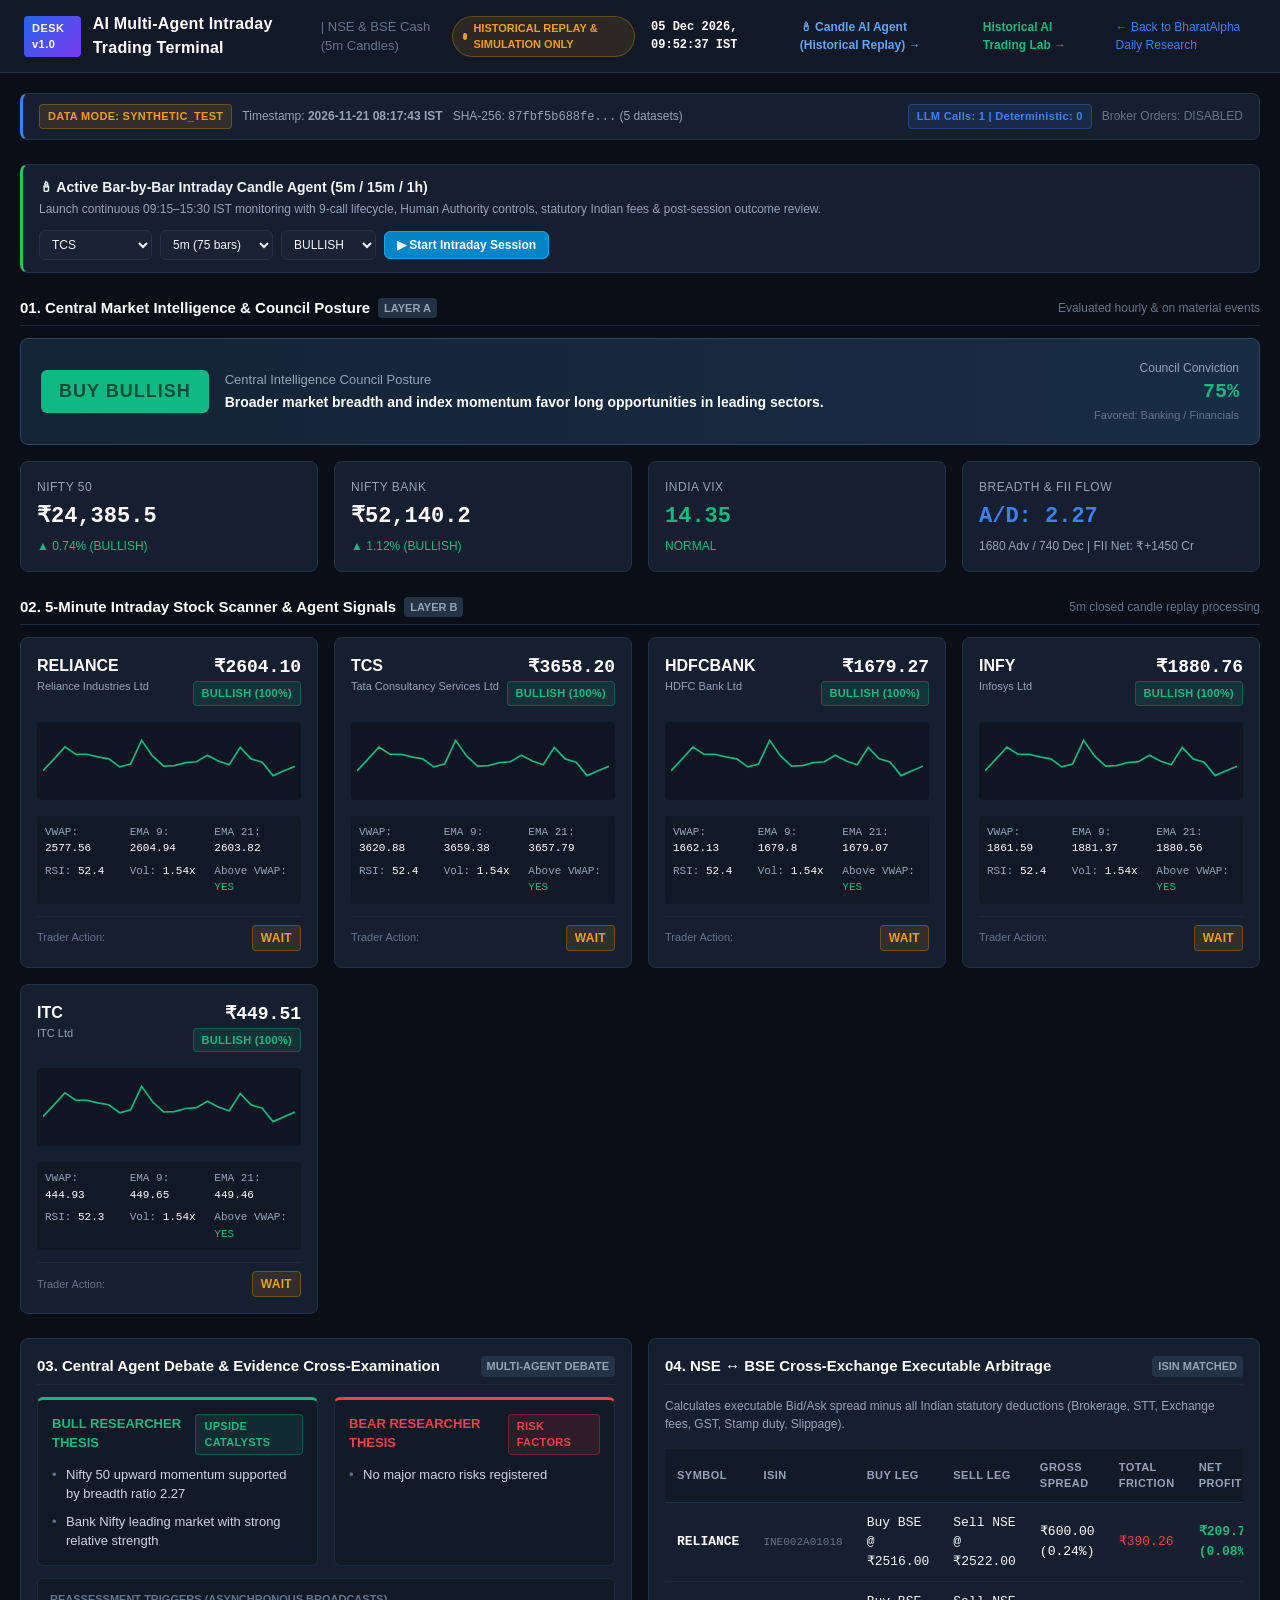
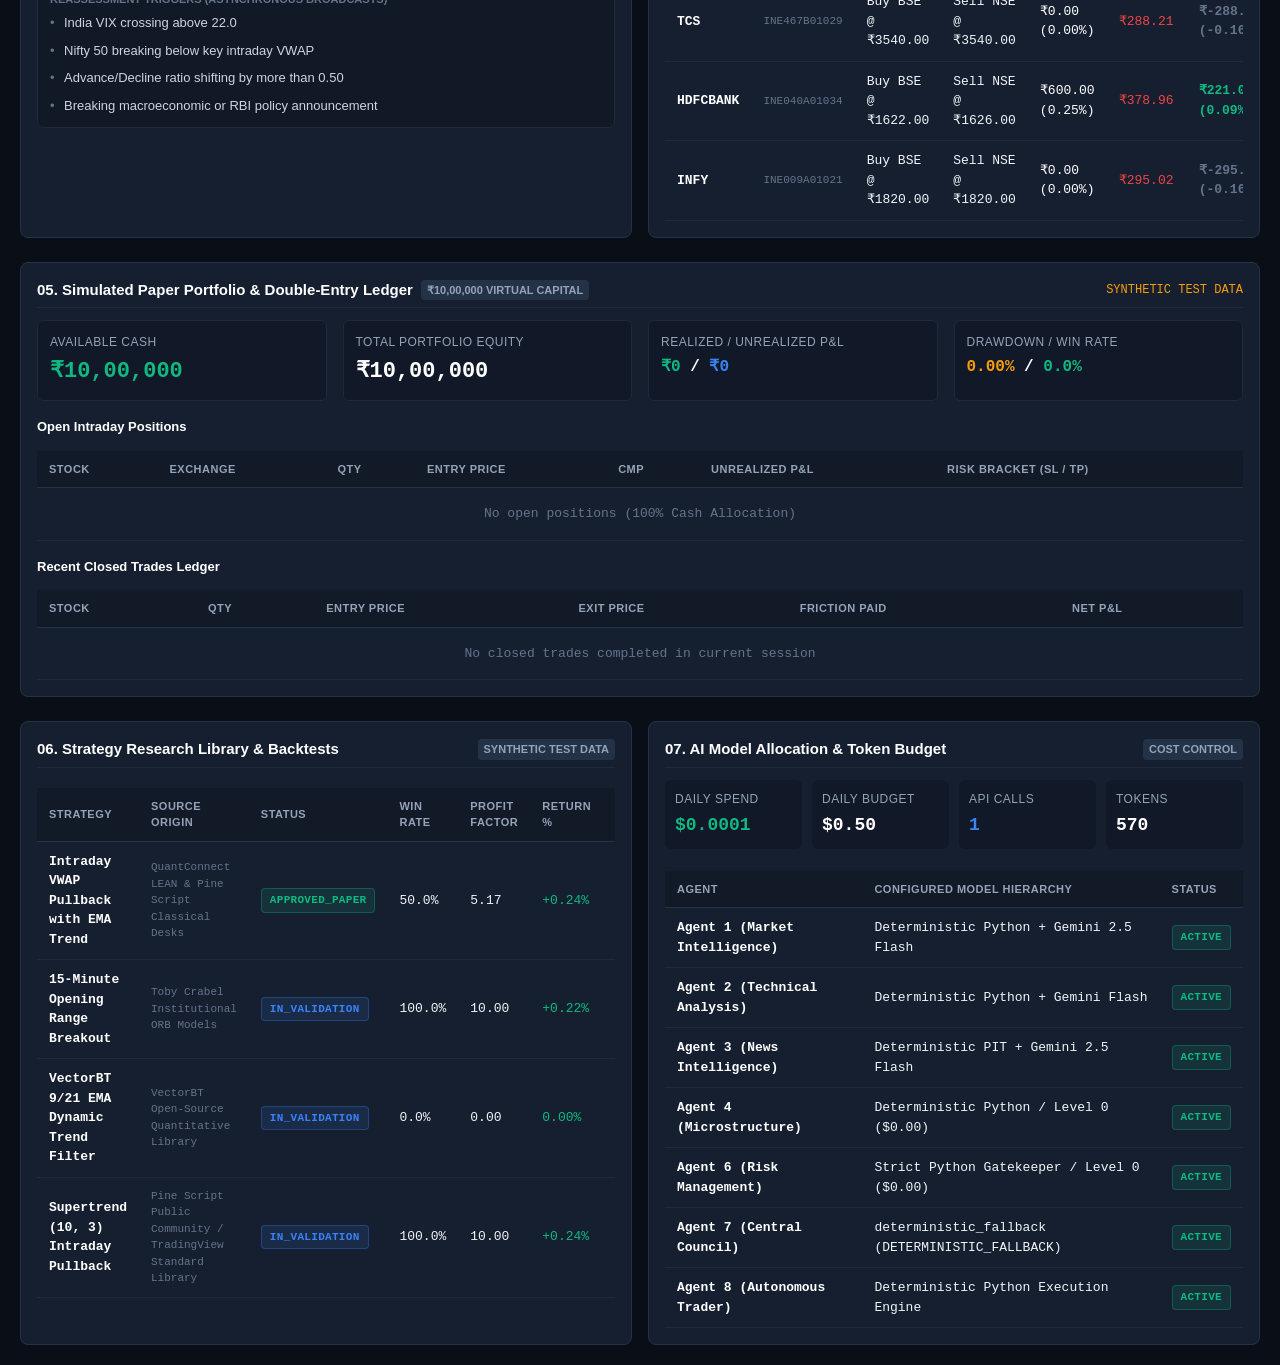
<file: docs/trader/index.html>
<!DOCTYPE html>
<html lang="en">
<head>
  <meta charset="UTF-8">
  <meta name="viewport" content="width=device-width, initial-scale=1.0">
  <title>BharatAlpha AI Intraday Trading Desk — NSE & BSE</title>
  <link rel="stylesheet" href="styles.css">
</head>
<body>

  <!-- Top Institutional Terminal Bar -->
  <header class="terminal-header">
    <div class="brand-section">
      <div class="brand-badge">DESK v1.0</div>
      <div class="terminal-title">AI Multi-Agent Intraday Trading Terminal</div>
      <span style="color: var(--text-dim); font-size: 13px;">| NSE & BSE Cash (5m Candles)</span>
    </div>

    <div class="meta-status-bar">
      <div class="status-pill simulated">
        <span class="status-indicator-dot"></span>
        HISTORICAL REPLAY & SIMULATION ONLY
      </div>
      <div id="live-ist-clock" style="font-family: var(--font-mono); font-weight: 600; color: #fff;">
        --:--:-- IST
      </div>
      <a href="../candle-agent/" style="color: #60a5fa; text-decoration: none; font-size: 12px; margin-left: 12px; font-weight: 600;">
        🕯 Candle AI Agent (Historical Replay) →
      </a>
      <a href="../lab/" style="color: var(--accent-green); text-decoration: none; font-size: 12px; margin-left: 12px; font-weight: 600;">
        Historical AI Trading Lab →
      </a>
      <a href="../" style="color: var(--accent-blue); text-decoration: none; font-size: 12px; margin-left: 12px;">
        ← Back to BharatAlpha Daily Research
      </a>
    </div>
  </header>

  <!-- Main Terminal Layout -->
  <main class="terminal-container" id="terminal-main">

    <!-- Data Provenance & Execution Attribution Bar -->
    <section class="card" id="data-provenance-banner" style="padding: 10px 16px; border-left: 3px solid var(--accent-blue); display: flex; justify-content: space-between; align-items: center; flex-wrap: wrap; gap: 12px; font-size: 12px;">
      <div>Loading dataset provenance & model attribution...</div>
    </section>

    <!-- Interactive Continuous Candle Agent Session Launcher (CYCLE-010 Phase 4) -->
    <section class="card" id="candle-agent-launcher" style="padding: 12px 16px; border-left: 3px solid #22c55e; display: flex; justify-content: space-between; align-items: center; flex-wrap: wrap; gap: 12px;">
      <div>
        <strong style="color: #f1f5f9;">🕯 Active Bar-by-Bar Intraday Candle Agent (5m / 15m / 1h)</strong>
        <div style="font-size: 12px; color: #94a3b8; margin-top: 2px;">Launch continuous 09:15–15:30 IST monitoring with 9-call lifecycle, Human Authority controls, statutory Indian fees &amp; post-session outcome review.</div>
      </div>
      <div style="display: flex; gap: 8px; align-items: center; flex-wrap: wrap;">
        <select id="launch-sym" style="background:#1a2234;color:#f1f5f9;border:1px solid #263148;border-radius:6px;padding:6px 8px;font-size:12px;">
          <option value="TCS">TCS</option>
          <option value="RELIANCE">RELIANCE</option>
          <option value="ITC">ITC</option>
          <option value="TATAELXSI">TATAELXSI</option>
          <option value="BIRLACABLE">BIRLACABLE</option>
        </select>
        <select id="launch-tf" style="background:#1a2234;color:#f1f5f9;border:1px solid #263148;border-radius:6px;padding:6px 8px;font-size:12px;">
          <option value="5m" selected>5m (75 bars)</option>
          <option value="15m">15m (25 bars)</option>
          <option value="1h">1h (7 bars)</option>
        </select>
        <select id="launch-dir" style="background:#1a2234;color:#f1f5f9;border:1px solid #263148;border-radius:6px;padding:6px 8px;font-size:12px;">
          <option value="BULLISH" selected>BULLISH</option>
          <option value="BEARISH">BEARISH</option>
          <option value="NEUTRAL">NEUTRAL</option>
        </select>
        <button type="button" onclick="window.location.href='../candle-agent/?symbol='+document.getElementById('launch-sym').value+'&tf='+document.getElementById('launch-tf').value+'&dir='+document.getElementById('launch-dir').value" style="background:#0284c7;color:#fff;border:1px solid #0ea5e9;border-radius:6px;padding:6px 12px;font-size:12px;font-weight:700;cursor:pointer;">
          ▶ Start Intraday Session
        </button>
      </div>
    </section>

    <!-- Section A: Market Overview & Posture -->
    <section>
      <div class="section-title-bar">
        <div class="section-title">
          <span>01. Central Market Intelligence & Council Posture</span>
          <span class="section-badge">LAYER A</span>
        </div>
        <div style="font-size: 12px; color: var(--text-dim);">Evaluated hourly & on material events</div>
      </div>

      <div id="posture-banner-container" style="margin-bottom: 16px;"></div>

      <div class="grid-cols-4">
        <div class="card" id="nifty-card"></div>
        <div class="card" id="banknifty-card"></div>
        <div class="card" id="vix-card"></div>
        <div class="card" id="breadth-card"></div>
      </div>
    </section>

    <!-- Section B: Stock Scanner (5-Minute Charts & Technicals) -->
    <section>
      <div class="section-title-bar">
        <div class="section-title">
          <span>02. 5-Minute Intraday Stock Scanner & Agent Signals</span>
          <span class="section-badge">LAYER B</span>
        </div>
        <div style="font-size: 12px; color: var(--text-dim);">5m closed candle replay processing</div>
      </div>

      <div class="grid-cols-4" id="scanner-cards-container" style="grid-template-columns: repeat(auto-fit, minmax(280px, 1fr));">
        <!-- Stock Cards injected by JS -->
      </div>
    </section>

    <!-- Section C & D Split: Council Debate & Cross-Exchange Arbitrage -->
    <div class="grid-cols-2">
      <!-- Section C: Council Debate -->
      <section class="card">
        <div class="section-title-bar">
          <div class="section-title">
            <span>03. Central Agent Debate & Evidence Cross-Examination</span>
          </div>
          <span class="section-badge">MULTI-AGENT DEBATE</span>
        </div>
        <div id="council-debate-container">
          <!-- Injected by JS -->
        </div>
      </section>

      <!-- Section D: Cross-Exchange Arbitrage -->
      <section class="card">
        <div class="section-title-bar">
          <div class="section-title">
            <span>04. NSE ↔ BSE Cross-Exchange Executable Arbitrage</span>
          </div>
          <span class="section-badge">ISIN MATCHED</span>
        </div>
        <p style="font-size: 12px; color: var(--text-muted); margin-bottom: 8px;">
          Calculates executable Bid/Ask spread minus all Indian statutory deductions (Brokerage, STT, Exchange fees, GST, Stamp duty, Slippage).
        </p>
        <div style="overflow-x: auto;">
          <table class="terminal-table">
            <thead>
              <tr>
                <th>Symbol</th>
                <th>ISIN</th>
                <th>Buy Leg</th>
                <th>Sell Leg</th>
                <th>Gross Spread</th>
                <th>Total Friction</th>
                <th>Net Profit</th>
                <th>Status</th>
              </tr>
            </thead>
            <tbody id="cross-exchange-tbody">
              <!-- Injected by JS -->
            </tbody>
          </table>
        </div>
      </section>
    </div>

    <!-- Section E: Paper Trading Portfolio -->
    <section class="card">
      <div class="section-title-bar">
        <div class="section-title">
          <span>05. Simulated Paper Portfolio & Double-Entry Ledger</span>
          <span class="section-badge">₹10,00,000 VIRTUAL CAPITAL</span>
        </div>
        <div id="badge-provenance-status" style="font-size: 12px; color: var(--accent-green); font-family: var(--font-mono);">
          SHA-256 Provenance Verified ✓
        </div>
      </div>

      <div class="grid-cols-4" style="margin-bottom: 16px;">
        <div style="background: #111827; padding: 12px; border-radius: 6px; border: 1px solid var(--border-subtle);">
          <div class="metric-label">Available Cash</div>
          <div class="metric-value text-green" id="port-cash">₹--</div>
        </div>
        <div style="background: #111827; padding: 12px; border-radius: 6px; border: 1px solid var(--border-subtle);">
          <div class="metric-label">Total Portfolio Equity</div>
          <div class="metric-value" id="port-equity">₹--</div>
        </div>
        <div style="background: #111827; padding: 12px; border-radius: 6px; border: 1px solid var(--border-subtle);">
          <div class="metric-label">Realized / Unrealized P&L</div>
          <div class="metric-value" style="font-size: 16px;">
            <span id="port-realized" class="text-green">₹--</span> / <span id="port-unrealized" class="text-blue">₹--</span>
          </div>
        </div>
        <div style="background: #111827; padding: 12px; border-radius: 6px; border: 1px solid var(--border-subtle);">
          <div class="metric-label">Drawdown / Win Rate</div>
          <div class="metric-value" style="font-size: 16px;">
            <span id="port-drawdown" class="text-amber">--%</span> / <span id="port-winrate" class="text-green">--%</span>
          </div>
        </div>
      </div>

      <!-- Open Positions -->
      <div style="font-weight: 600; font-size: 13px; color: #fff; margin: 12px 0 6px 0;">Open Intraday Positions</div>
      <div style="overflow-x: auto;">
        <table class="terminal-table">
          <thead>
            <tr>
              <th>Stock</th>
              <th>Exchange</th>
              <th>Qty</th>
              <th>Entry Price</th>
              <th>CMP</th>
              <th>Unrealized P&L</th>
              <th>Risk Bracket (SL / TP)</th>
            </tr>
          </thead>
          <tbody id="positions-tbody"></tbody>
        </table>
      </div>

      <!-- Closed Trades Ledger -->
      <div style="font-weight: 600; font-size: 13px; color: #fff; margin: 16px 0 6px 0;">Recent Closed Trades Ledger</div>
      <div style="overflow-x: auto;">
        <table class="terminal-table">
          <thead>
            <tr>
              <th>Stock</th>
              <th>Qty</th>
              <th>Entry Price</th>
              <th>Exit Price</th>
              <th>Friction Paid</th>
              <th>Net P&L</th>
            </tr>
          </thead>
          <tbody id="trades-tbody"></tbody>
        </table>
      </div>
    </section>

    <!-- Section F & G Split: Strategy Library & AI Cost Monitor -->
    <div class="grid-cols-2">
      <!-- Section F: Strategy Library -->
      <section class="card">
        <div class="section-title-bar">
          <div class="section-title">
            <span>06. Strategy Research Library & Backtests</span>
          </div>
          <span id="badge-wf-status" class="section-badge">WALK-FORWARD VERIFIED</span>
        </div>
        <div style="overflow-x: auto;">
          <table class="terminal-table">
            <thead>
              <tr>
                <th>Strategy</th>
                <th>Source Origin</th>
                <th>Status</th>
                <th>Win Rate</th>
                <th>Profit Factor</th>
                <th>Return %</th>
                <th>Max DD</th>
                <th>Friction</th>
              </tr>
            </thead>
            <tbody id="strategy-tbody"></tbody>
          </table>
        </div>
      </section>

      <!-- Section G: Cost Monitoring -->
      <section class="card">
        <div class="section-title-bar">
          <div class="section-title">
            <span>07. AI Model Allocation & Token Budget</span>
          </div>
          <span class="section-badge">COST CONTROL</span>
        </div>

        <div style="display: grid; grid-template-columns: repeat(4, 1fr); gap: 10px; margin-bottom: 14px;">
          <div style="background: #111827; padding: 10px; border-radius: 6px;">
            <div class="metric-label">Daily Spend</div>
            <div class="metric-value text-green" id="cost-daily-spend" style="font-size: 18px;">$--</div>
          </div>
          <div style="background: #111827; padding: 10px; border-radius: 6px;">
            <div class="metric-label">Daily Budget</div>
            <div class="metric-value" id="cost-daily-budget" style="font-size: 18px;">$--</div>
          </div>
          <div style="background: #111827; padding: 10px; border-radius: 6px;">
            <div class="metric-label">API Calls</div>
            <div class="metric-value text-blue" id="cost-calls-count" style="font-size: 18px;">--</div>
          </div>
          <div style="background: #111827; padding: 10px; border-radius: 6px;">
            <div class="metric-label">Tokens</div>
            <div class="metric-value" id="cost-tokens-count" style="font-size: 18px;">--</div>
          </div>
        </div>

        <div style="overflow-x: auto;">
          <table class="terminal-table">
            <thead>
              <tr>
                <th>Agent</th>
                <th>Configured Model Hierarchy</th>
                <th>Status</th>
              </tr>
            </thead>
            <tbody id="agent-costs-tbody"></tbody>
          </table>
        </div>
      </section>
    </div>

  </main>

  <script src="app.js"></script>
</body>
</html>
</file>
<file: docs/trader/styles.css>
/* Institutional Trading Terminal Dark Theme */
:root {
  --bg-primary: #0a0e17;
  --bg-secondary: #111827;
  --bg-card: #161f30;
  --bg-card-hover: #1c273c;
  --border-color: #243247;
  --border-subtle: #1e293b;
  --text-main: #f1f5f9;
  --text-muted: #94a3b8;
  --text-dim: #64748b;
  --accent-green: #10b981;
  --accent-green-bg: rgba(16, 185, 129, 0.12);
  --accent-red: #ef4444;
  --accent-red-bg: rgba(239, 68, 68, 0.12);
  --accent-blue: #3b82f6;
  --accent-blue-bg: rgba(59, 130, 246, 0.12);
  --accent-amber: #f59e0b;
  --accent-amber-bg: rgba(245, 158, 11, 0.12);
  --accent-purple: #8b5cf6;
  --font-mono: "JetBrains Mono", "SF Mono", Consolas, monospace;
}

* {
  box-sizing: border-box;
  margin: 0;
  padding: 0;
}

body {
  background-color: var(--bg-primary);
  color: var(--text-main);
  font-family: -apple-system, BlinkMacSystemFont, "Segoe UI", Roboto, Helvetica, Arial, sans-serif;
  line-height: 1.5;
  font-size: 14px;
}

/* Header */
.terminal-header {
  background-color: var(--bg-secondary);
  border-bottom: 1px solid var(--border-color);
  padding: 12px 24px;
  display: flex;
  justify-content: space-between;
  align-items: center;
  position: sticky;
  top: 0;
  z-index: 50;
}

.brand-section {
  display: flex;
  align-items: center;
  gap: 12px;
}

.brand-badge {
  background: linear-gradient(135deg, #2563eb, #7c3aed);
  color: #fff;
  font-weight: 700;
  font-size: 11px;
  padding: 4px 8px;
  border-radius: 4px;
  letter-spacing: 0.5px;
}

.terminal-title {
  font-size: 16px;
  font-weight: 700;
  color: #fff;
  letter-spacing: 0.2px;
}

.meta-status-bar {
  display: flex;
  align-items: center;
  gap: 16px;
  font-size: 12px;
  color: var(--text-muted);
}

.status-pill {
  display: inline-flex;
  align-items: center;
  gap: 6px;
  padding: 3px 10px;
  border-radius: 9999px;
  font-weight: 600;
  font-size: 11px;
}

.status-pill.simulated {
  background: var(--accent-amber-bg);
  color: var(--accent-amber);
  border: 1px solid rgba(245, 158, 11, 0.3);
}

.status-indicator-dot {
  width: 7px;
  height: 7px;
  border-radius: 50%;
  background-color: var(--accent-amber);
  animation: pulse 2s infinite;
}

@keyframes pulse {
  0% { opacity: 1; transform: scale(1); }
  50% { opacity: 0.4; transform: scale(0.85); }
  100% { opacity: 1; transform: scale(1); }
}

/* Layout Container */
.terminal-container {
  max-width: 1600px;
  margin: 0 auto;
  padding: 20px;
  display: flex;
  flex-direction: column;
  gap: 24px;
}

/* Section Header */
.section-title-bar {
  display: flex;
  justify-content: space-between;
  align-items: center;
  margin-bottom: 12px;
  border-bottom: 1px solid var(--border-subtle);
  padding-bottom: 6px;
}

.section-title {
  font-size: 15px;
  font-weight: 600;
  color: #fff;
  display: flex;
  align-items: center;
  gap: 8px;
}

.section-badge {
  font-size: 11px;
  font-weight: 600;
  padding: 2px 6px;
  border-radius: 4px;
  background: var(--border-color);
  color: var(--text-muted);
}

/* Grid Layouts */
.grid-cols-4 {
  display: grid;
  grid-template-columns: repeat(auto-fit, minmax(260px, 1fr));
  gap: 16px;
}

.grid-cols-2 {
  display: grid;
  grid-template-columns: repeat(auto-fit, minmax(480px, 1fr));
  gap: 16px;
}

/* Card Styles */
.card {
  background-color: var(--bg-card);
  border: 1px solid var(--border-color);
  border-radius: 8px;
  padding: 16px;
  transition: border-color 0.15s ease;
}

.card:hover {
  border-color: #3b4e6b;
}

.metric-label {
  font-size: 12px;
  color: var(--text-muted);
  margin-bottom: 4px;
  text-transform: uppercase;
  letter-spacing: 0.5px;
}

.metric-value {
  font-size: 22px;
  font-weight: 700;
  color: #fff;
  font-family: var(--font-mono);
}

.metric-sub {
  font-size: 12px;
  margin-top: 4px;
}

/* Color Classes */
.text-green { color: var(--accent-green) !important; }
.text-red { color: var(--accent-red) !important; }
.text-blue { color: var(--accent-blue) !important; }
.text-amber { color: var(--accent-amber) !important; }
.text-purple { color: var(--accent-purple) !important; }

/* Posture Hero Banner */
.posture-banner {
  background: linear-gradient(90deg, #132438, #182c44);
  border: 1px solid #2b4566;
  border-radius: 8px;
  padding: 20px;
  display: flex;
  justify-content: space-between;
  align-items: center;
  flex-wrap: wrap;
  gap: 16px;
}

.posture-badge-box {
  display: flex;
  align-items: center;
  gap: 16px;
}

.posture-badge {
  font-size: 18px;
  font-weight: 800;
  padding: 8px 18px;
  border-radius: 6px;
  letter-spacing: 1px;
}

.posture-badge.BUY_BULLISH {
  background: var(--accent-green);
  color: #064e3b;
}

.posture-badge.SELL_BEARISH {
  background: var(--accent-red);
  color: #7f1d1d;
}

.posture-badge.NEUTRAL {
  background: var(--accent-blue);
  color: #1e3a8a;
}

.posture-badge.HOLD_HIGH_RISK {
  background: var(--accent-amber);
  color: #78350f;
}

/* Tables */
.terminal-table {
  width: 100%;
  border-collapse: collapse;
  font-size: 13px;
  margin-top: 8px;
}

.terminal-table th {
  background-color: #121a28;
  color: var(--text-muted);
  font-weight: 600;
  text-align: left;
  padding: 10px 12px;
  border-bottom: 1px solid var(--border-color);
  font-size: 11px;
  text-transform: uppercase;
  letter-spacing: 0.5px;
}

.terminal-table td {
  padding: 10px 12px;
  border-bottom: 1px solid var(--border-subtle);
  color: var(--text-main);
  font-family: var(--font-mono);
}

.terminal-table tr:hover {
  background-color: var(--bg-card-hover);
}

/* Badge pills */
.badge {
  display: inline-block;
  padding: 3px 8px;
  border-radius: 4px;
  font-size: 11px;
  font-weight: 600;
  letter-spacing: 0.3px;
}

.badge-green { background: var(--accent-green-bg); color: var(--accent-green); border: 1px solid rgba(16, 185, 129, 0.3); }
.badge-red { background: var(--accent-red-bg); color: var(--accent-red); border: 1px solid rgba(239, 68, 68, 0.3); }
.badge-blue { background: var(--accent-blue-bg); color: var(--accent-blue); border: 1px solid rgba(59, 130, 246, 0.3); }
.badge-amber { background: var(--accent-amber-bg); color: var(--accent-amber); border: 1px solid rgba(245, 158, 11, 0.3); }

/* Stock Scanner Cards */
.stock-card {
  background-color: var(--bg-card);
  border: 1px solid var(--border-color);
  border-radius: 8px;
  padding: 16px;
  display: flex;
  flex-direction: column;
  gap: 12px;
}

.stock-card-header {
  display: flex;
  justify-content: space-between;
  align-items: flex-start;
}

.sparkline-svg {
  width: 100%;
  height: 60px;
}

/* Debate Split Box */
.debate-container {
  display: grid;
  grid-template-columns: 1fr 1fr;
  gap: 16px;
}

.debate-column {
  background-color: #121926;
  border-radius: 6px;
  padding: 14px;
  border: 1px solid var(--border-subtle);
}

.debate-column.bull {
  border-top: 3px solid var(--accent-green);
}

.debate-column.bear {
  border-top: 3px solid var(--accent-red);
}

.argument-list {
  list-style: none;
  display: flex;
  flex-direction: column;
  gap: 8px;
  margin-top: 10px;
}

.argument-item {
  font-size: 13px;
  color: #cbd5e1;
  padding-left: 14px;
  position: relative;
}

.argument-item::before {
  content: "•";
  position: absolute;
  left: 0;
  color: var(--text-dim);
}

/* Responsive adjustments */
@media (max-width: 900px) {
  .debate-container {
    grid-template-columns: 1fr;
  }
  .grid-cols-2 {
    grid-template-columns: 1fr;
  }
}
</file>
